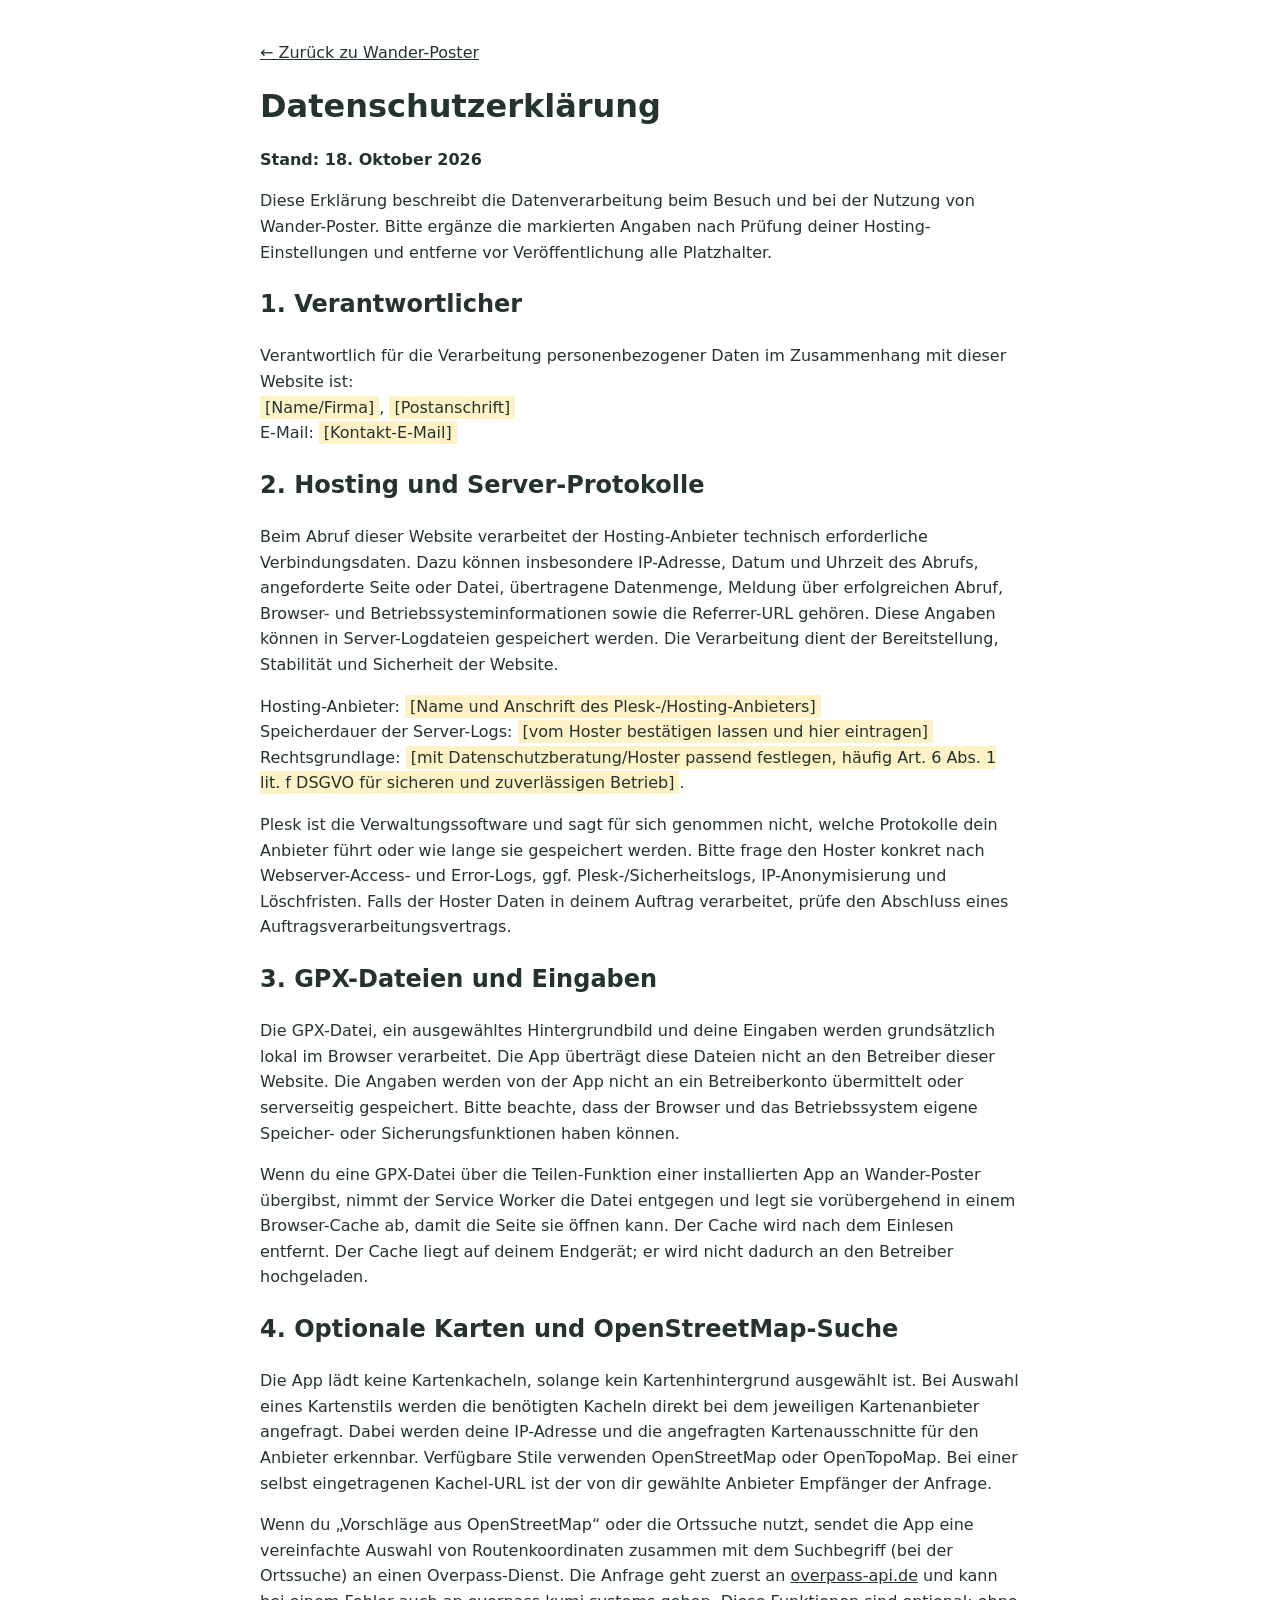
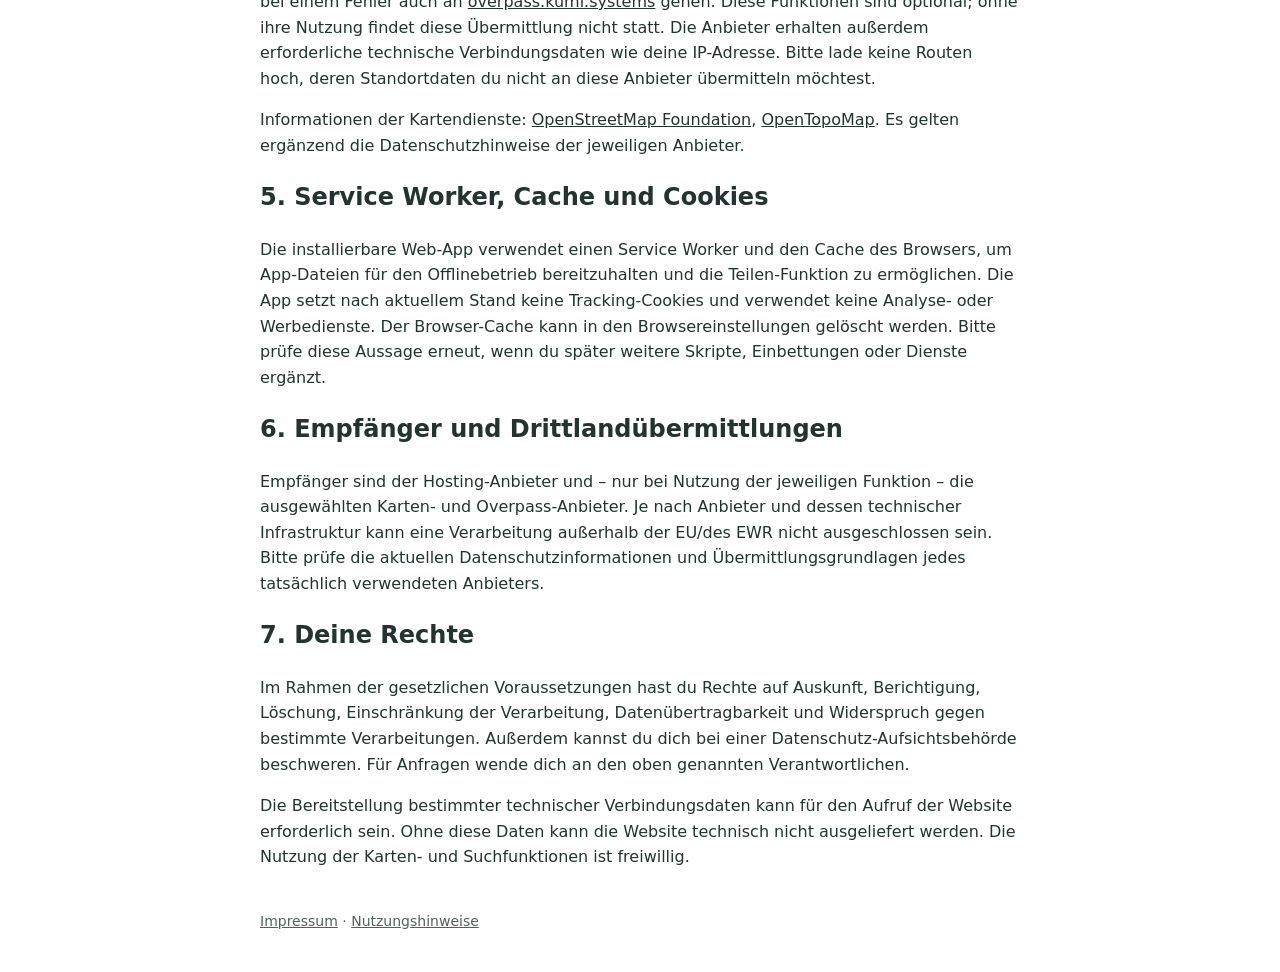
<file: site/datenschutz.html>
<!doctype html>
<html lang="de"><head><meta charset="utf-8"><meta name="viewport" content="width=device-width, initial-scale=1"><meta name="robots" content="noindex, follow"><title>Datenschutzerklärung · Wander-Poster</title><style>body{max-width:760px;margin:40px auto;padding:0 20px;font:16px/1.6 system-ui,sans-serif;color:#24332f}a{color:inherit}h1{line-height:1.2}.placeholder{background:#fff2c6;padding:2px 5px}footer{margin:40px 0;color:#53615c;font-size:14px}</style></head>
<body><p><a href="index.html">← Zurück zu Wander-Poster</a></p><h1>Datenschutzerklärung</h1><p><strong>Stand: 18. Oktober 2026</strong></p>
<p>Diese Erklärung beschreibt die Datenverarbeitung beim Besuch und bei der Nutzung von Wander-Poster. Bitte ergänze die markierten Angaben nach Prüfung deiner Hosting-Einstellungen und entferne vor Veröffentlichung alle Platzhalter.</p>
<h2>1. Verantwortlicher</h2><p>Verantwortlich für die Verarbeitung personenbezogener Daten im Zusammenhang mit dieser Website ist:<br><span class="placeholder">[Name/Firma]</span>, <span class="placeholder">[Postanschrift]</span><br>E-Mail: <span class="placeholder">[Kontakt-E-Mail]</span></p>
<h2>2. Hosting und Server-Protokolle</h2><p>Beim Abruf dieser Website verarbeitet der Hosting-Anbieter technisch erforderliche Verbindungsdaten. Dazu können insbesondere IP-Adresse, Datum und Uhrzeit des Abrufs, angeforderte Seite oder Datei, übertragene Datenmenge, Meldung über erfolgreichen Abruf, Browser- und Betriebssysteminformationen sowie die Referrer-URL gehören. Diese Angaben können in Server-Logdateien gespeichert werden. Die Verarbeitung dient der Bereitstellung, Stabilität und Sicherheit der Website.</p>
<p>Hosting-Anbieter: <span class="placeholder">[Name und Anschrift des Plesk-/Hosting-Anbieters]</span><br>Speicherdauer der Server-Logs: <span class="placeholder">[vom Hoster bestätigen lassen und hier eintragen]</span><br>Rechtsgrundlage: <span class="placeholder">[mit Datenschutzberatung/Hoster passend festlegen, häufig Art. 6 Abs. 1 lit. f DSGVO für sicheren und zuverlässigen Betrieb]</span>.</p>
<p>Plesk ist die Verwaltungssoftware und sagt für sich genommen nicht, welche Protokolle dein Anbieter führt oder wie lange sie gespeichert werden. Bitte frage den Hoster konkret nach Webserver-Access- und Error-Logs, ggf. Plesk-/Sicherheitslogs, IP-Anonymisierung und Löschfristen. Falls der Hoster Daten in deinem Auftrag verarbeitet, prüfe den Abschluss eines Auftragsverarbeitungsvertrags.</p>
<h2>3. GPX-Dateien und Eingaben</h2><p>Die GPX-Datei, ein ausgewähltes Hintergrundbild und deine Eingaben werden grundsätzlich lokal im Browser verarbeitet. Die App überträgt diese Dateien nicht an den Betreiber dieser Website. Die Angaben werden von der App nicht an ein Betreiberkonto übermittelt oder serverseitig gespeichert. Bitte beachte, dass der Browser und das Betriebssystem eigene Speicher- oder Sicherungsfunktionen haben können.</p>
<p>Wenn du eine GPX-Datei über die Teilen-Funktion einer installierten App an Wander-Poster übergibst, nimmt der Service Worker die Datei entgegen und legt sie vorübergehend in einem Browser-Cache ab, damit die Seite sie öffnen kann. Der Cache wird nach dem Einlesen entfernt. Der Cache liegt auf deinem Endgerät; er wird nicht dadurch an den Betreiber hochgeladen.</p>
<h2>4. Optionale Karten und OpenStreetMap-Suche</h2><p>Die App lädt keine Kartenkacheln, solange kein Kartenhintergrund ausgewählt ist. Bei Auswahl eines Kartenstils werden die benötigten Kacheln direkt bei dem jeweiligen Kartenanbieter angefragt. Dabei werden deine IP-Adresse und die angefragten Kartenausschnitte für den Anbieter erkennbar. Verfügbare Stile verwenden OpenStreetMap oder OpenTopoMap. Bei einer selbst eingetragenen Kachel-URL ist der von dir gewählte Anbieter Empfänger der Anfrage.</p>
<p>Wenn du „Vorschläge aus OpenStreetMap“ oder die Ortssuche nutzt, sendet die App eine vereinfachte Auswahl von Routenkoordinaten zusammen mit dem Suchbegriff (bei der Ortssuche) an einen Overpass-Dienst. Die Anfrage geht zuerst an <a href="https://overpass-api.de/">overpass-api.de</a> und kann bei einem Fehler auch an <a href="https://overpass.kumi.systems/">overpass.kumi.systems</a> gehen. Diese Funktionen sind optional; ohne ihre Nutzung findet diese Übermittlung nicht statt. Die Anbieter erhalten außerdem erforderliche technische Verbindungsdaten wie deine IP-Adresse. Bitte lade keine Routen hoch, deren Standortdaten du nicht an diese Anbieter übermitteln möchtest.</p>
<p>Informationen der Kartendienste: <a href="https://osmfoundation.org/wiki/Privacy_Policy">OpenStreetMap Foundation</a>, <a href="https://www.opentopomap.org/about">OpenTopoMap</a>. Es gelten ergänzend die Datenschutzhinweise der jeweiligen Anbieter.</p>
<h2>5. Service Worker, Cache und Cookies</h2><p>Die installierbare Web-App verwendet einen Service Worker und den Cache des Browsers, um App-Dateien für den Offlinebetrieb bereitzuhalten und die Teilen-Funktion zu ermöglichen. Die App setzt nach aktuellem Stand keine Tracking-Cookies und verwendet keine Analyse- oder Werbedienste. Der Browser-Cache kann in den Browsereinstellungen gelöscht werden. Bitte prüfe diese Aussage erneut, wenn du später weitere Skripte, Einbettungen oder Dienste ergänzt.</p>
<h2>6. Empfänger und Drittlandübermittlungen</h2><p>Empfänger sind der Hosting-Anbieter und – nur bei Nutzung der jeweiligen Funktion – die ausgewählten Karten- und Overpass-Anbieter. Je nach Anbieter und dessen technischer Infrastruktur kann eine Verarbeitung außerhalb der EU/des EWR nicht ausgeschlossen sein. Bitte prüfe die aktuellen Datenschutzinformationen und Übermittlungsgrundlagen jedes tatsächlich verwendeten Anbieters.</p>
<h2>7. Deine Rechte</h2><p>Im Rahmen der gesetzlichen Voraussetzungen hast du Rechte auf Auskunft, Berichtigung, Löschung, Einschränkung der Verarbeitung, Datenübertragbarkeit und Widerspruch gegen bestimmte Verarbeitungen. Außerdem kannst du dich bei einer Datenschutz-Aufsichtsbehörde beschweren. Für Anfragen wende dich an den oben genannten Verantwortlichen.</p><p>Die Bereitstellung bestimmter technischer Verbindungsdaten kann für den Aufruf der Website erforderlich sein. Ohne diese Daten kann die Website technisch nicht ausgeliefert werden. Die Nutzung der Karten- und Suchfunktionen ist freiwillig.</p>
<footer><a href="impressum.html">Impressum</a> · <a href="nutzung.html">Nutzungshinweise</a></footer></body></html>
</file>
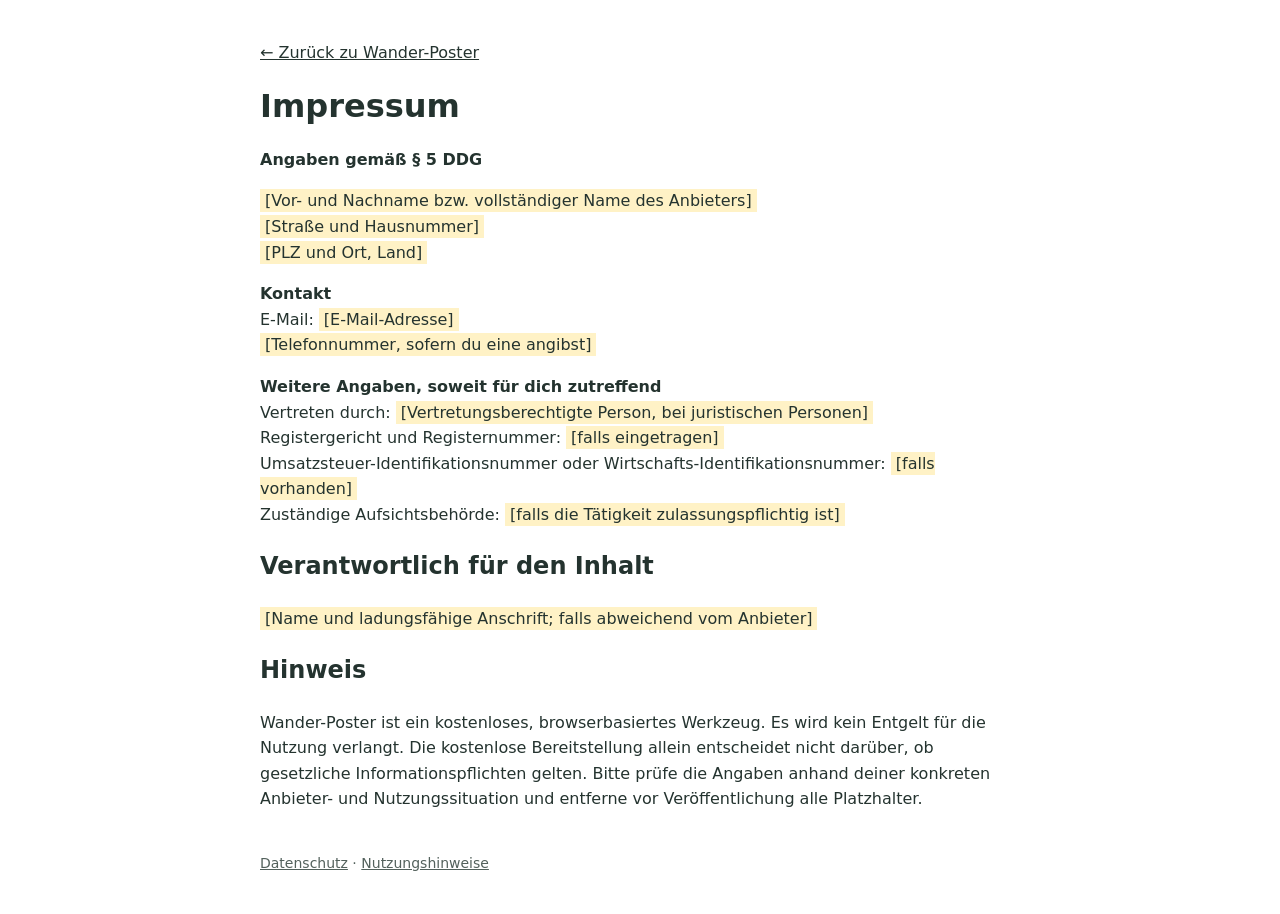
<file: site/impressum.html>
<!doctype html>
<html lang="de"><head><meta charset="utf-8"><meta name="viewport" content="width=device-width, initial-scale=1"><meta name="robots" content="noindex, follow"><title>Impressum · Wander-Poster</title><style>body{max-width:760px;margin:40px auto;padding:0 20px;font:16px/1.6 system-ui,sans-serif;color:#24332f}a{color:inherit}h1{line-height:1.2}.placeholder{background:#fff2c6;padding:2px 5px}footer{margin:40px 0;color:#53615c;font-size:14px}</style></head>
<body><p><a href="index.html">← Zurück zu Wander-Poster</a></p><h1>Impressum</h1>
<p><strong>Angaben gemäß § 5 DDG</strong></p>
<p><span class="placeholder">[Vor- und Nachname bzw. vollständiger Name des Anbieters]</span><br><span class="placeholder">[Straße und Hausnummer]</span><br><span class="placeholder">[PLZ und Ort, Land]</span></p>
<p><strong>Kontakt</strong><br>E-Mail: <span class="placeholder">[E-Mail-Adresse]</span><br><span class="placeholder">[Telefonnummer, sofern du eine angibst]</span></p>
<p><strong>Weitere Angaben, soweit für dich zutreffend</strong><br>Vertreten durch: <span class="placeholder">[Vertretungsberechtigte Person, bei juristischen Personen]</span><br>Registergericht und Registernummer: <span class="placeholder">[falls eingetragen]</span><br>Umsatzsteuer-Identifikationsnummer oder Wirtschafts-Identifikationsnummer: <span class="placeholder">[falls vorhanden]</span><br>Zuständige Aufsichtsbehörde: <span class="placeholder">[falls die Tätigkeit zulassungspflichtig ist]</span></p>
<h2>Verantwortlich für den Inhalt</h2><p><span class="placeholder">[Name und ladungsfähige Anschrift; falls abweichend vom Anbieter]</span></p>
<h2>Hinweis</h2><p>Wander-Poster ist ein kostenloses, browserbasiertes Werkzeug. Es wird kein Entgelt für die Nutzung verlangt. Die kostenlose Bereitstellung allein entscheidet nicht darüber, ob gesetzliche Informationspflichten gelten. Bitte prüfe die Angaben anhand deiner konkreten Anbieter- und Nutzungssituation und entferne vor Veröffentlichung alle Platzhalter.</p>
<footer><a href="datenschutz.html">Datenschutz</a> · <a href="nutzung.html">Nutzungshinweise</a></footer></body></html>
</file>
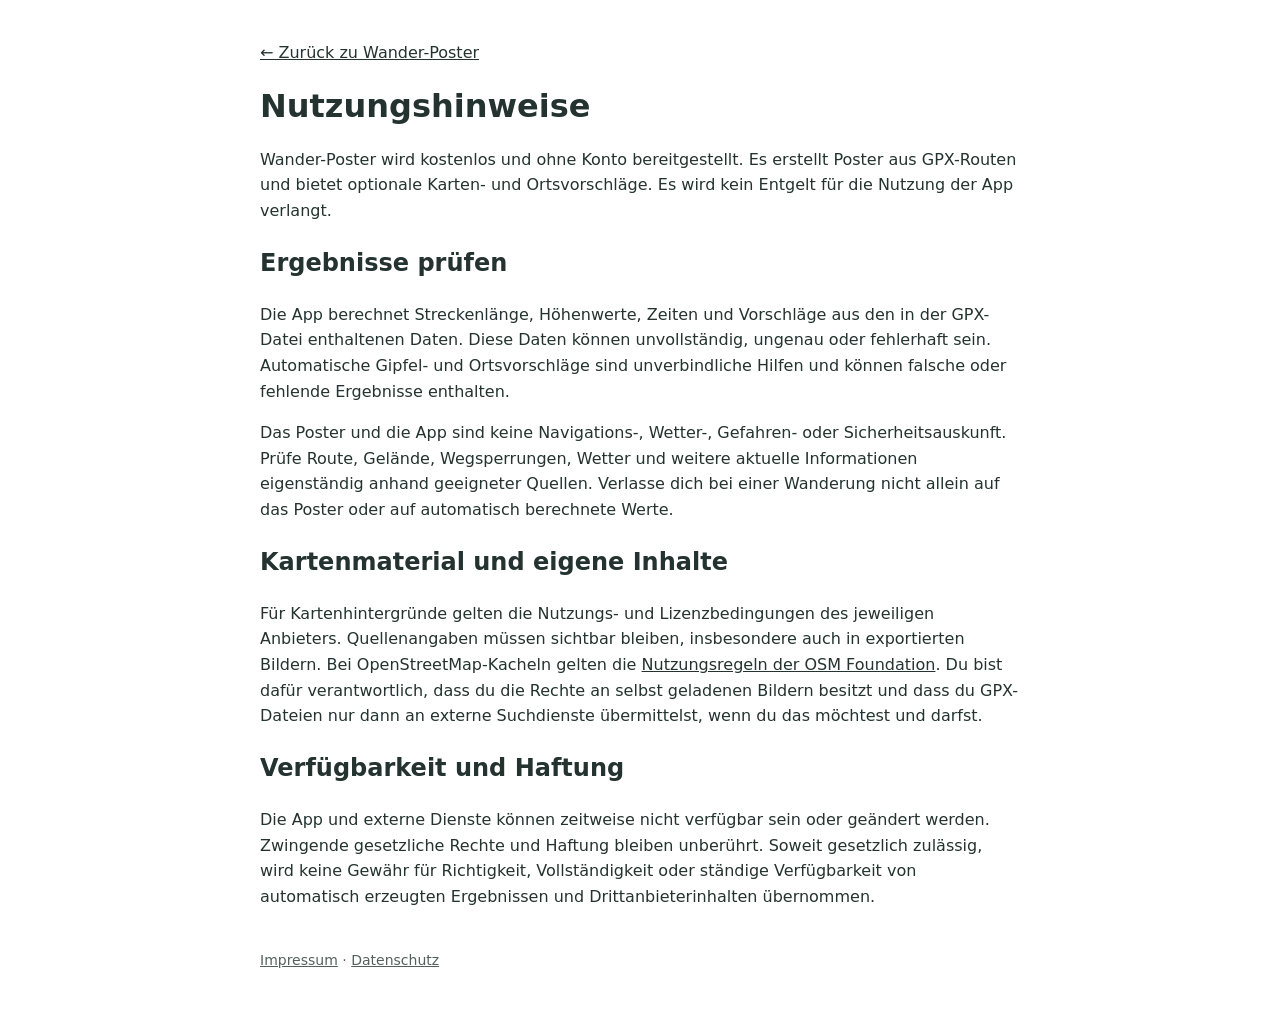
<file: site/nutzung.html>
<!doctype html>
<html lang="de"><head><meta charset="utf-8"><meta name="viewport" content="width=device-width, initial-scale=1"><meta name="robots" content="noindex, follow"><title>Nutzungshinweise · Wander-Poster</title><style>body{max-width:760px;margin:40px auto;padding:0 20px;font:16px/1.6 system-ui,sans-serif;color:#24332f}a{color:inherit}h1{line-height:1.2}footer{margin:40px 0;color:#53615c;font-size:14px}</style></head>
<body><p><a href="index.html">← Zurück zu Wander-Poster</a></p><h1>Nutzungshinweise</h1>
<p>Wander-Poster wird kostenlos und ohne Konto bereitgestellt. Es erstellt Poster aus GPX-Routen und bietet optionale Karten- und Ortsvorschläge. Es wird kein Entgelt für die Nutzung der App verlangt.</p>
<h2>Ergebnisse prüfen</h2><p>Die App berechnet Streckenlänge, Höhenwerte, Zeiten und Vorschläge aus den in der GPX-Datei enthaltenen Daten. Diese Daten können unvollständig, ungenau oder fehlerhaft sein. Automatische Gipfel- und Ortsvorschläge sind unverbindliche Hilfen und können falsche oder fehlende Ergebnisse enthalten.</p>
<p>Das Poster und die App sind keine Navigations-, Wetter-, Gefahren- oder Sicherheitsauskunft. Prüfe Route, Gelände, Wegsperrungen, Wetter und weitere aktuelle Informationen eigenständig anhand geeigneter Quellen. Verlasse dich bei einer Wanderung nicht allein auf das Poster oder auf automatisch berechnete Werte.</p>
<h2>Kartenmaterial und eigene Inhalte</h2><p>Für Kartenhintergründe gelten die Nutzungs- und Lizenzbedingungen des jeweiligen Anbieters. Quellenangaben müssen sichtbar bleiben, insbesondere auch in exportierten Bildern. Bei OpenStreetMap-Kacheln gelten die <a href="https://operations.osmfoundation.org/policies/tiles/">Nutzungsregeln der OSM Foundation</a>. Du bist dafür verantwortlich, dass du die Rechte an selbst geladenen Bildern besitzt und dass du GPX-Dateien nur dann an externe Suchdienste übermittelst, wenn du das möchtest und darfst.</p>
<h2>Verfügbarkeit und Haftung</h2><p>Die App und externe Dienste können zeitweise nicht verfügbar sein oder geändert werden. Zwingende gesetzliche Rechte und Haftung bleiben unberührt. Soweit gesetzlich zulässig, wird keine Gewähr für Richtigkeit, Vollständigkeit oder ständige Verfügbarkeit von automatisch erzeugten Ergebnissen und Drittanbieterinhalten übernommen.</p>
<footer><a href="impressum.html">Impressum</a> · <a href="datenschutz.html">Datenschutz</a></footer></body></html>
</file>
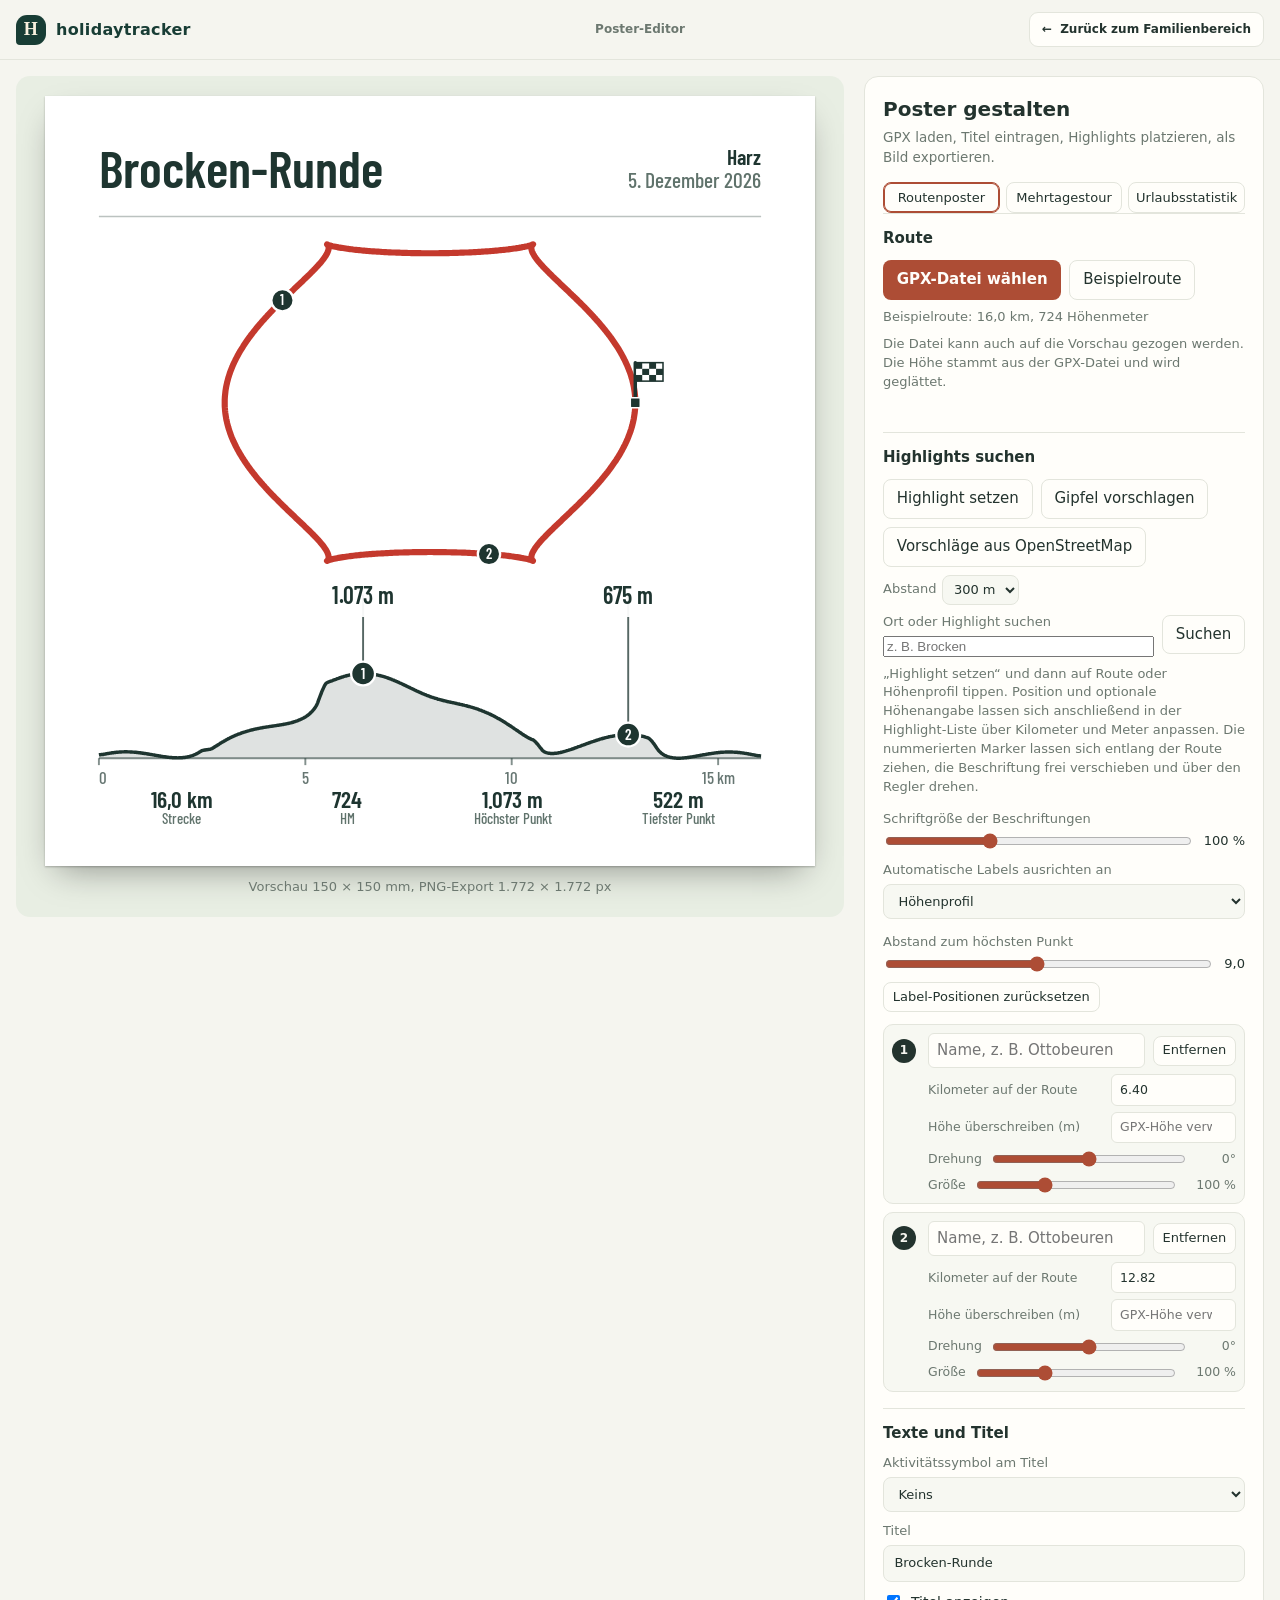
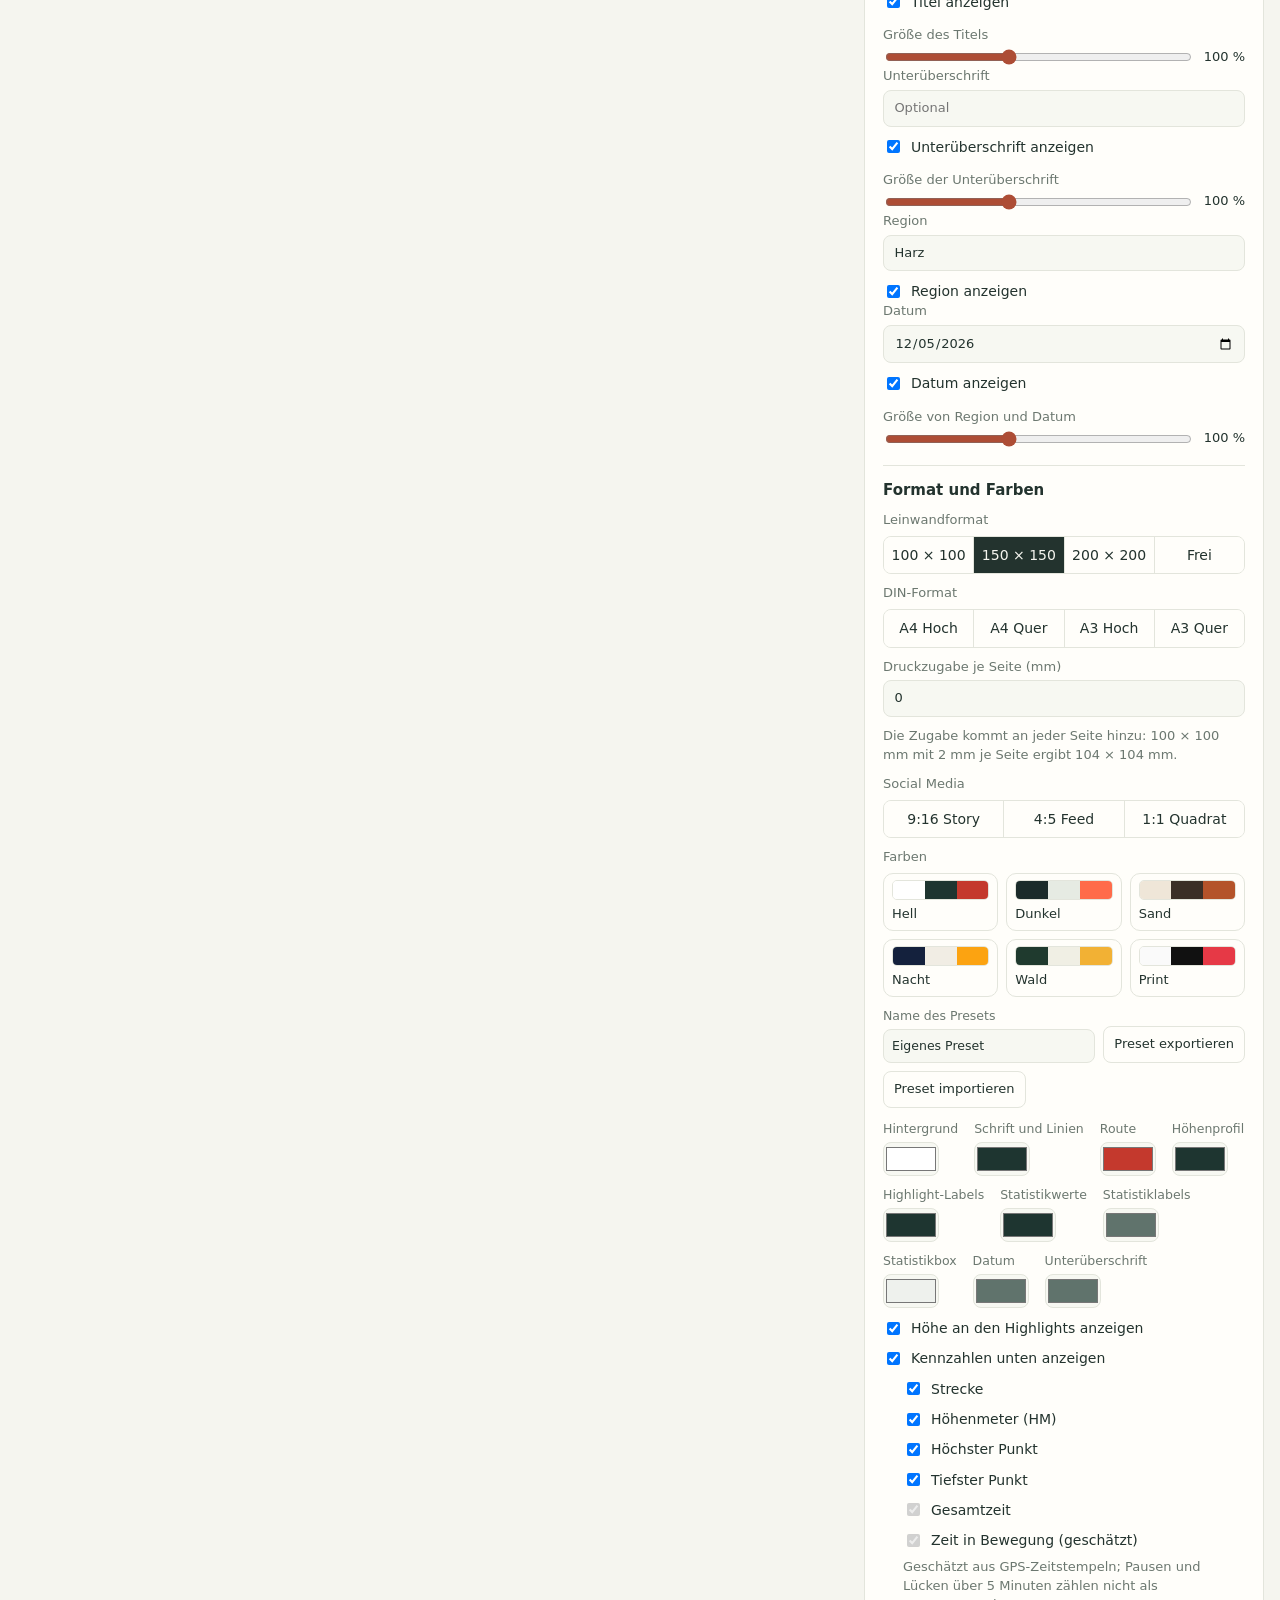
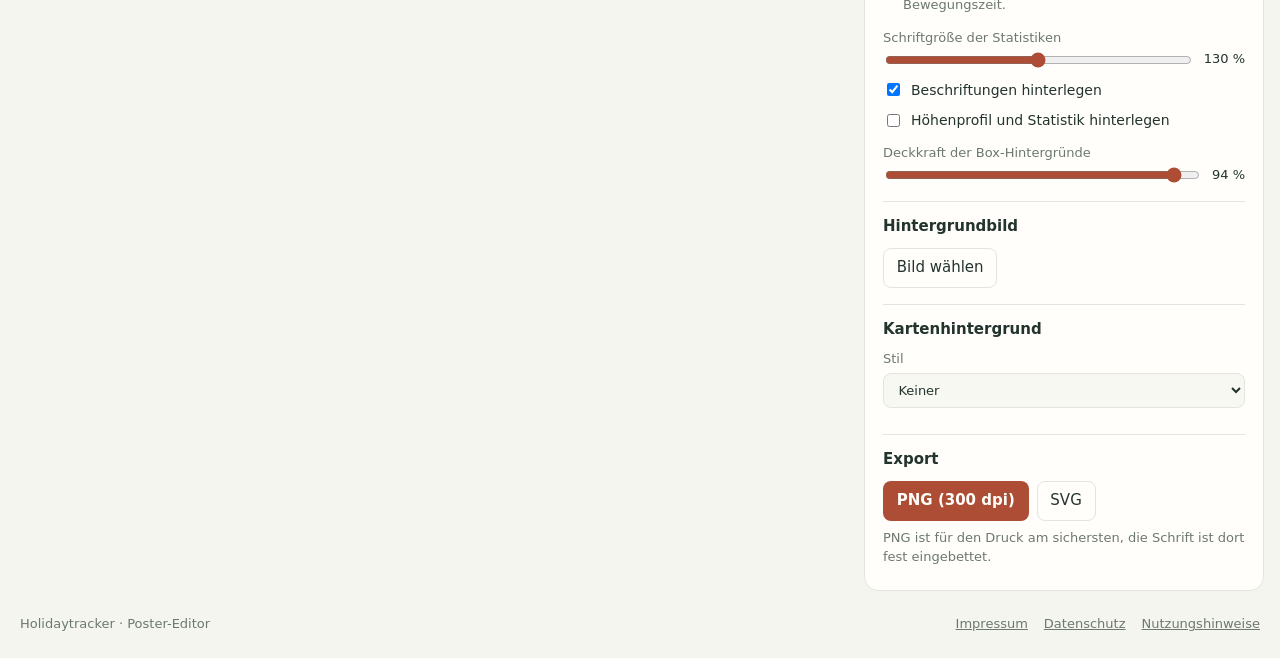
<file: site/poster.html>
<!doctype html>
<html lang="de">
<head>
<meta charset="utf-8">
<meta name="viewport" content="width=device-width, initial-scale=1, viewport-fit=cover">
<title>Holidaytracker · Poster-Editor</title>
<link rel="manifest" href="manifest.webmanifest">
<meta name="theme-color" content="#f5f5ef">
<link rel="icon" href="web-icons/icon-192.png">
<link rel="apple-touch-icon" href="web-icons/apple-touch-icon.png">
<meta name="apple-mobile-web-app-capable" content="yes">
<meta name="mobile-web-app-capable" content="yes">
<meta name="apple-mobile-web-app-title" content="Holidaytracker">
<link rel="stylesheet" href="css/style.css?v=20261022082922">
</head>
<body>
<header class="editor-topbar">
  <a class="editor-brand" href="./" aria-label="Holidaytracker-Startseite">
    <span class="editor-brand-mark" aria-hidden="true">H</span><span>holidaytracker</span>
  </a>
  <span class="editor-tool-name">Poster-Editor</span>
  <a class="editor-back" href="./"><span aria-hidden="true">←</span> Zurück zum Familienbereich</a>
</header>
<div class="app">
  <section class="stage" id="stage" aria-label="Vorschau">
    <div class="poster-wrap">
      <svg id="poster" viewBox="0 0 100 100" xmlns="http://www.w3.org/2000/svg" role="img" aria-label="Poster-Vorschau"></svg>
    </div>
    <p class="caption" id="caption"></p>
  </section>

  <aside class="panel">
    <h1>Poster gestalten</h1>
    <p class="lead" id="lead">GPX laden, Titel eintragen, Highlights platzieren, als Bild exportieren.</p>
    <div class="mode-tabs" role="group" aria-label="Posterart">
      <button class="btn" id="routeMode" type="button" aria-pressed="true">Routenposter</button>
      <button class="btn" id="stagesMode" type="button" aria-pressed="false">Mehrtagestour</button>
      <button class="btn" id="vacationMode" type="button" aria-pressed="false">Urlaubsstatistik</button>
    </div>

    <div class="group" id="routeGroup">
      <h2>Route</h2>
      <div class="row">
        <label class="btn primary" for="file">GPX-Datei wählen</label>
        <input type="file" id="file" hidden>
        <button class="btn" id="demo" type="button">Beispielroute</button>
      </div>
      <p id="tinfo"></p>
      <p class="hint">Die Datei kann auch auf die Vorschau gezogen werden. Die Höhe stammt aus der GPX-Datei und wird geglättet.</p>
      <p id="msg" role="status" aria-live="polite"></p>
    </div>

    <div class="group" id="tracksGroup" hidden>
      <h2 id="tracksHeading">Etappen</h2>
      <div class="row">
        <label class="btn primary" id="vacationFilesLabel" for="vacationFiles">Etappen-GPX laden</label>
        <input type="file" id="vacationFiles" accept=".gpx,application/gpx+xml,application/xml,text/xml" multiple hidden>
        <button class="btn small" id="clearVacation" type="button">Alle entfernen</button>
      </div>
      <p class="hint" id="tracksHint">Je Wandertag eine GPX-Datei laden. Die Etappen werden zusammen dargestellt.</p>
      <p class="hint" id="vacationMsg" role="status" aria-live="polite"></p>
      <div id="vacationList"></div>
    </div>

    <div class="group" id="textGroup">
      <h2>Texte und Titel</h2>
      <label class="field">Aktivitätssymbol am Titel
        <select id="activityLogo"><option value="none">Keins</option><option value="hike">Wandern (hiking)</option><option value="run">Laufen (directions run)</option><option value="bike">Fahrrad (directions bike)</option><option value="kayak">Kajak (kayak)</option><option value="sup">Stand Up Paddle</option><option value="swim">Schwimmen (pool)</option></select>
      </label>
      <label class="field">Titel<input type="text" id="title" autocomplete="off" placeholder="z. B. Brocken"></label>
      <label class="check"><input type="checkbox" id="showTitle" checked> Titel anzeigen</label>
      <div class="slider"><label for="titleFontSize">Größe des Titels</label><input type="range" id="titleFontSize" min="60" max="160" step="5" value="100"><output id="titleFontSizeOut">100 %</output></div>
      <label class="field">Unterüberschrift<input type="text" id="subtitle" autocomplete="off" placeholder="Optional"></label>
      <label class="check"><input type="checkbox" id="showSubtitle" checked> Unterüberschrift anzeigen</label>
      <div class="slider"><label for="subtitleFontSize">Größe der Unterüberschrift</label><input type="range" id="subtitleFontSize" min="60" max="160" step="5" value="100"><output id="subtitleFontSizeOut">100 %</output></div>
      <label class="field" id="regionField">Region<input type="text" id="region" autocomplete="off" placeholder="z. B. Harz"></label>
      <label class="check"><input type="checkbox" id="showRegion" checked> Region anzeigen</label>
      <label class="field" id="dateField">Datum<input type="date" id="date"></label>
      <label class="check" id="showDateRow"><input type="checkbox" id="showDate" checked> Datum anzeigen</label>
      <div class="slider"><label for="metaFontSize">Größe von Region und Datum</label><input type="range" id="metaFontSize" min="60" max="160" step="5" value="100"><output id="metaFontSizeOut">100 %</output></div>
    </div>

    <div class="group" id="vacationGroup" hidden>
      <h2 id="vacationHeading">Statistik</h2>
      <p class="label-line">Kennzahlen im Poster</p>
      <div class="vac-stat-options" id="vacationStatOptions">
        <div class="vac-stat-option" data-vac-stat-item="tours"><span class="vac-drag" draggable="true" title="Ziehen zum Sortieren" aria-label="Touren sortieren">⠿</span><label class="check"><input type="checkbox" data-vac-stat="tours" checked> Touren</label></div>
        <div class="vac-stat-option" data-vac-stat-item="ascent"><span class="vac-drag" draggable="true" title="Ziehen zum Sortieren" aria-label="Höhenmeter sortieren">⠿</span><label class="check"><input type="checkbox" data-vac-stat="ascent" checked> Höhenmeter</label></div>
        <div class="vac-stat-option" data-vac-stat-item="days"><span class="vac-drag" draggable="true" title="Ziehen zum Sortieren" aria-label="Wandertage sortieren">⠿</span><label class="check"><input type="checkbox" data-vac-stat="days" checked> Wandertage</label></div>
        <div class="vac-stat-option" data-vac-stat-item="longest"><span class="vac-drag" draggable="true" title="Ziehen zum Sortieren" aria-label="Längste Tour sortieren">⠿</span><label class="check"><input type="checkbox" data-vac-stat="longest" checked> Längste Tour</label></div>
        <div class="vac-stat-option" data-vac-stat-item="highest"><span class="vac-drag" draggable="true" title="Ziehen zum Sortieren" aria-label="Höchster Punkt sortieren">⠿</span><label class="check"><input type="checkbox" data-vac-stat="highest" checked> Höchster Punkt</label></div>
        <div class="vac-stat-option" data-vac-stat-item="average"><span class="vac-drag" draggable="true" title="Ziehen zum Sortieren" aria-label="Durchschnitt je Tour sortieren">⠿</span><label class="check"><input type="checkbox" data-vac-stat="average" checked> Ø je Tour</label></div>
        <div class="vac-stat-option" data-vac-stat-item="elapsed"><span class="vac-drag" draggable="true" title="Ziehen zum Sortieren" aria-label="Gesamtzeit sortieren">⠿</span><label class="check"><input type="checkbox" data-vac-stat="elapsed" checked> Gesamtzeit</label></div>
        <div class="vac-stat-option" data-vac-stat-item="moving"><span class="vac-drag" draggable="true" title="Ziehen zum Sortieren" aria-label="Bewegungszeit sortieren">⠿</span><label class="check"><input type="checkbox" data-vac-stat="moving" checked> Bewegungszeit</label></div>
      </div>
      <div class="slider">
        <label for="vacTextSize">Textgröße unterhalb der Linie</label>
        <input type="range" id="vacTextSize" min="70" max="160" step="5" value="100">
        <output id="vacTextSizeOut">100 %</output>
      </div>
      <div class="slider">
        <label for="vacLabelSize">Größe der Labels</label>
        <input type="range" id="vacLabelSize" min="70" max="160" step="5" value="100">
        <output id="vacLabelSizeOut">100 %</output>
      </div>
      <div class="slider">
        <label for="vacValueSize">Größe der Kilometerwerte über den Balken</label>
        <input type="range" id="vacValueSize" min="70" max="160" step="5" value="100">
        <output id="vacValueSizeOut">100 %</output>
      </div>
    </div>

    <div class="group" id="customizeGroup">
      <h2>Format und Farben</h2>
      <div id="printOptions">
        <p class="label-line" style="margin-top:0">Leinwandformat</p>
        <div class="seg fmtseg" role="group" aria-label="Leinwandgröße">
          <button type="button" data-fmt="c100" aria-pressed="false">100 × 100</button>
          <button type="button" data-fmt="c150" aria-pressed="true">150 × 150</button>
          <button type="button" data-fmt="c200" aria-pressed="false">200 × 200</button>
          <button type="button" data-fmt="custom" aria-pressed="false">Frei</button>
        </div>
        <p class="label-line">DIN-Format</p>
        <div class="seg fmtseg" role="group" aria-label="DIN-Papierformat">
          <button type="button" data-fmt="a4p" aria-pressed="false">A4 Hoch</button>
          <button type="button" data-fmt="a4l" aria-pressed="false">A4 Quer</button>
          <button type="button" data-fmt="a3p" aria-pressed="false">A3 Hoch</button>
          <button type="button" data-fmt="a3l" aria-pressed="false">A3 Quer</button>
        </div>
        <div class="row" id="customSize" hidden>
          <label class="field" style="flex:1;margin:10px 0 0">Breite (mm)<input type="number" id="customWidth" min="50" max="1000" step="1" value="100"></label>
          <label class="field" style="flex:1;margin:10px 0 0">Höhe (mm)<input type="number" id="customHeight" min="50" max="1000" step="1" value="100"></label>
        </div>
        <label class="field" style="margin-top:10px">Druckzugabe je Seite (mm)<input type="number" id="printBleed" min="0" max="10" step="0.5" value="0"></label>
        <p class="hint">Die Zugabe kommt an jeder Seite hinzu: 100 × 100 mm mit 2 mm je Seite ergibt 104 × 104 mm.</p>
      </div>
      <p class="label-line">Social Media</p>
      <div class="seg fmtseg" role="group" aria-label="Social-Media-Format">
        <button type="button" data-fmt="story" aria-pressed="false">9:16 Story</button>
        <button type="button" data-fmt="feed" aria-pressed="false">4:5 Feed</button>
        <button type="button" data-fmt="sq" aria-pressed="false">1:1 Quadrat</button>
      </div>
      <p class="hint" id="fmtHint"></p>
      <label class="check" id="safeRow" hidden><input type="checkbox" id="optSafe" checked> App-Bereiche der Story einblenden</label>
      <p class="label-line">Farben</p>
      <div class="presets" id="presets" role="group" aria-label="Farbvorlagen"></div>
      <div class="preset-tools">
        <label class="color">Name des Presets<input type="text" id="presetName" value="Eigenes Preset" maxlength="40"></label>
        <button type="button" id="exportPreset">Preset exportieren</button>
        <button type="button" id="importPreset">Preset importieren</button>
        <input type="file" id="presetFile" accept=".json,application/json" hidden>
      </div>
      <p class="hint" id="presetHint" role="status" aria-live="polite"></p>
      <div class="colors">
        <label class="color">Hintergrund<input type="color" id="cBg"></label>
        <label class="color">Schrift und Linien<input type="color" id="cInk"></label>
        <label class="color"><span id="colorRouteLabel">Route</span><input type="color" id="cRoute"></label>
        <label class="color" id="colorStartFlagRow" hidden><span>Startflagge</span><input type="color" id="cStartFlag"></label>
        <label class="color" id="stageLegendColorRow" hidden>Etappenlegende<input type="color" id="cStageLegend"></label>
        <label class="color" id="colorProfileRow"><span>Höhenprofil</span><input type="color" id="cProfile"></label>
        <label class="color" id="colorHighlightRow"><span>Highlight-Labels</span><input type="color" id="cHighlight"></label>
        <label class="color">Statistikwerte<input type="color" id="cStatValue"></label>
        <label class="color">Statistiklabels<input type="color" id="cStatLabel"></label>
        <label class="color">Statistikbox<input type="color" id="cStatsBg"></label>
        <label class="color">Datum<input type="color" id="cDate"></label>
        <label class="color">Unterüberschrift<input type="color" id="cSubtitle"></label>
      </div>
      <label class="check" id="stageFlagsRow" hidden><input type="checkbox" id="showStageFlags" checked> Start- und Zielflaggen anzeigen</label>
      <div class="field" id="stageLegendRow" hidden><label for="stageLegendPosition">Legendenposition</label><select id="stageLegendPosition"><option value="none">Ausblenden</option><option value="top">Oben</option><option value="bottom">Unten</option><option value="left">Links</option><option value="right">Rechts</option></select></div>
      <div class="slider" id="stageLegendSizeRow" hidden><label for="stageLegendFontSize">Legendentextgröße</label><input type="range" id="stageLegendFontSize" min="70" max="160" step="5" value="100"><output id="stageLegendFontSizeOut">100 %</output></div>
      <label class="check" id="stageLegendBackgroundRow" hidden><input type="checkbox" id="stageLegendBackground" checked> Legendenbox anzeigen</label>
      <div class="slider" id="stageLegendOpacityRow" hidden><label for="stageLegendOpacity">Legendenbox-Deckkraft</label><input type="range" id="stageLegendOpacity" min="0" max="100" step="5" value="85"><output id="stageLegendOpacityOut">85 %</output></div>
      <p class="hint" id="contrastHint" style="color:var(--accent)"></p>
      <label class="check" id="optEleRow"><input type="checkbox" id="optEle" checked> Höhe an den Highlights anzeigen</label>
      <label class="check" id="optStatsRow"><input type="checkbox" id="optStats" checked> Kennzahlen unten anzeigen</label>
      <div id="statsOptions" style="margin-left:20px">
        <label class="check"><input type="checkbox" data-stat="distance" checked> Strecke</label>
        <label class="check"><input type="checkbox" data-stat="ascent" checked> Höhenmeter (HM)</label>
        <label class="check"><input type="checkbox" data-stat="max" checked> Höchster Punkt</label>
        <label class="check"><input type="checkbox" data-stat="min" checked> Tiefster Punkt</label>
        <label class="check"><input type="checkbox" data-stat="elapsed" checked> Gesamtzeit</label>
        <label class="check"><input type="checkbox" data-stat="moving" checked> Zeit in Bewegung (geschätzt)</label>
        <p class="hint">Geschätzt aus GPS-Zeitstempeln; Pausen und Lücken über 5 Minuten zählen nicht als Bewegungszeit.</p>
      </div>
      <div class="slider">
        <label for="statsFont">Schriftgröße der Statistiken</label>
        <input type="range" id="statsFont" min="80" max="180" step="5" value="130">
        <output id="statsFontOut">130 %</output>
      </div>
      <label class="check" id="optPlatesRow"><input type="checkbox" id="optPlates" checked> Beschriftungen hinterlegen</label>
      <label class="check" id="profilePlateRow"><input type="checkbox" id="profilePlate"> Höhenprofil und Statistik hinterlegen</label>
      <div class="slider" id="plateOpacityRow">
        <label for="plateOpacity">Deckkraft der Box-Hintergründe</label>
        <input type="range" id="plateOpacity" min="0" max="100" step="1" value="94">
        <output id="plateOpacityOut">94 %</output>
      </div>
    </div>

    <div class="group" id="backgroundGroup">
      <h2>Hintergrundbild</h2>
      <div class="row">
        <label class="btn" for="bgFile">Bild wählen</label>
        <input type="file" id="bgFile" accept="image/*" hidden>
        <button class="btn small" id="bgRemove" type="button" hidden>Entfernen</button>
      </div>
      <div id="bgCtl" hidden>
        <div class="slider">
          <label for="bgT">Transparenz</label>
          <input type="range" id="bgT" min="0" max="95" value="65">
          <output id="bgTOut">65 %</output>
        </div>
        <div class="slider">
          <label for="bgS">Zoom</label>
          <input type="range" id="bgS" min="50" max="400" value="100">
          <output id="bgSOut">100 %</output>
        </div>
        <div class="row" style="margin-top:10px">
          <button class="btn" id="bgPos" type="button" aria-pressed="false">Bild positionieren</button>
          <button class="btn" id="bgFit" type="button">Einpassen</button>
          <button class="btn" id="bgCrop" type="button">Auf Format zuschneiden</button>
          <button class="btn" id="bgOrig" type="button" hidden>Original</button>
        </div>
        <p class="hint">Positionieren: Bild auf der Vorschau ziehen, mit Mausrad oder Zoom-Regler skalieren. „Einpassen“ füllt das Format, „Zuschneiden“ behält nur den sichtbaren Ausschnitt.</p>
      </div>
    </div>

    <div class="group" id="mapGroup">
      <h2>Kartenhintergrund</h2>
      <label class="field">Stil
        <select id="mapStyle">
          <option value="none">Keiner</option>
          <option value="topo">Topo (OpenTopoMap)</option>
          <option value="osm">Standard (OpenStreetMap)</option>
          <option value="custom">Eigene Kachel-URL …</option>
        </select>
      </label>
      <div id="mapCtl" hidden>
        <div class="row" style="margin:8px 0">
          <button class="btn small" id="mapPos" type="button" aria-pressed="false">Karte positionieren</button>
          <button class="btn small" id="mapFit" type="button">Ansicht zurücksetzen</button>
        </div>
        <div class="slider">
          <label for="mapZoom">Kartenzoom</label>
          <input type="range" id="mapZoom" min="65" max="250" step="1" value="100">
          <output id="mapZoomOut">100 %</output>
        </div>
        <p class="hint">Im Poster ziehen, um Karte und Route zu verschieben. Mausrad oder Zoomregler ändert den Ausschnitt.</p>
        <div id="mapCustom" hidden>
          <label class="field">Kachel-URL<input type="text" id="mapUrl" placeholder="https://…/{z}/{x}/{y}.png" autocomplete="off"></label>
          <label class="field">Quellenangabe<input type="text" id="mapAttrText" placeholder="© Anbieter, © OpenStreetMap-Mitwirkende" autocomplete="off"></label>
        </div>
        <div class="slider">
          <label for="mapOp">Deckkraft</label>
          <input type="range" id="mapOp" min="10" max="100" value="70">
          <output id="mapOpOut">70 %</output>
        </div>
        <label class="check"><input type="checkbox" id="mapGray"> Graustufen</label>
        <label class="field" style="margin-top:10px">Ausdehnung
          <select id="mapExt"><option value="box">Nur Kartenbereich</option><option value="all">Ganzes Poster</option></select>
        </label>
        <label class="check"><input type="checkbox" id="mapAttr" checked> Quellenangabe auf dem Poster</label>
        <p class="hint" id="mapAttrHint"></p>
        <p class="hint" id="mapStatus"></p>
      </div>
    </div>

    <div class="group" id="highlightsGroup">
      <h2>Highlights suchen</h2>
      <div class="row">
        <button class="btn" id="addHl" type="button" aria-pressed="false">Highlight setzen</button>
        <button class="btn" id="peaks" type="button">Gipfel vorschlagen</button>
      </div>
      <div class="row" style="margin-top:8px">
        <button class="btn" id="osm" type="button">Vorschläge aus OpenStreetMap</button>
        <label class="inline">Abstand
          <select id="osmR"><option value="100">100 m</option><option value="200">200 m</option><option value="300" selected>300 m</option><option value="500">500 m</option></select>
        </label>
      </div>
      <div class="row" style="margin-top:8px">
        <label class="field" style="flex:1;margin:0">Ort oder Highlight suchen
          <input type="search" id="osmSearch" placeholder="z. B. Brocken" autocomplete="off">
        </label>
        <button class="btn" id="osmSearchBtn" type="button">Suchen</button>
      </div>
      <div id="osmbox" hidden>
        <div id="osmlist"></div>
        <button class="btn primary small" id="osmAdd" type="button" style="margin-top:8px">Auswahl übernehmen</button>
      </div>
      <p class="hint">„Highlight setzen“ und dann auf Route oder Höhenprofil tippen. Position und optionale Höhenangabe lassen sich anschließend in der Highlight-Liste über Kilometer und Meter anpassen. Die nummerierten Marker lassen sich entlang der Route ziehen, die Beschriftung frei verschieben und über den Regler drehen.</p>
      <div class="slider">
        <label for="hlFont">Schriftgröße der Beschriftungen</label>
        <input type="range" id="hlFont" min="70" max="160" step="5" value="100">
        <output id="hlFontOut">100 %</output>
      </div>
      <label class="field" style="margin-top:10px">Automatische Labels ausrichten an
        <select id="labelMode"><option value="profile">Höhenprofil</option><option value="route">Route</option></select>
      </label>
      <div class="slider">
        <label for="gap" id="gapLabel">Abstand zum höchsten Punkt</label>
        <input type="range" id="gap" min="3" max="16" step="0.5" value="9">
        <output id="gapOut">9,0</output>
      </div>
      <p class="hint" id="ovl" style="color:var(--accent)"></p>
      <button class="btn small" id="resetPos" type="button">Label-Positionen zurücksetzen</button>
      <div id="hlist"></div>
    </div>

    <div class="group" id="exportGroup">
      <h2>Export</h2>
      <div class="row">
        <button class="btn primary" id="expPng" type="button">PNG (300 dpi)</button>
        <button class="btn" id="expSvg" type="button">SVG</button>
        <button class="btn" id="shareBtn" type="button" hidden>Teilen …</button>
      </div>
      <p class="hint">PNG ist für den Druck am sichersten, die Schrift ist dort fest eingebettet.</p>
    </div>
  </aside>
</div>
<footer class="site-footer">
  <span>Holidaytracker · Poster-Editor</span>
  <nav aria-label="Rechtliche Informationen">
    <a href="impressum.html">Impressum</a>
    <a href="datenschutz.html">Datenschutz</a>
    <a href="nutzung.html">Nutzungshinweise</a>
  </nav>
</footer>















<script src="js/00-fonts.js?v=20261022082922"></script>
<script src="js/10-core.js?v=20261022082922"></script>
<script src="js/20-track.js?v=20261022082922"></script>
<script src="js/30-geometry.js?v=20261022082922"></script>
<script src="js/31-render.js?v=20261022082922"></script>
<script src="js/40-highlights.js?v=20261022082922"></script>
<script src="js/50-osm.js?v=20261022082922"></script>
<script src="js/55-vacation.js?v=20261022082922"></script>
<script src="js/56-vacation-source.js?v=3"></script>
<script src="js/60-background.js?v=20261022082922"></script>
<script src="js/61-map.js?v=20261022082922"></script>
<script src="js/70-interaction.js?v=20261022082922"></script>
<script src="js/80-controls.js?v=20261022082922"></script>
<script src="js/90-export.js?v=20261022082922"></script>
<script src="js/98-start.js?v=20261022082922"></script>
<script src="js/99-pwa.js?v=20261022082922"></script>
</body>
</html>
</file>
<file: site/css/style.css>
:root{
  --bg:#f2f4f0; --panel:#ffffff; --line:#d6dcd3; --text:#1b2a26; --muted:#5b6a64;
  --accent:#b8321f; --on-accent:#ffffff; --stage:#dfe4dc; --field:#f6f8f4;
  color-scheme: light dark;
  box-sizing:border-box;
  padding-top:env(safe-area-inset-top,0px);
  padding-bottom:env(safe-area-inset-bottom,0px);
}
@media (prefers-color-scheme: dark){
  :root:not([data-theme="light"]){
    --bg:#0f1715; --panel:#18221f; --line:#2b3a35; --text:#e3eae5; --muted:#8fa19a;
    --accent:#ff6b4a; --on-accent:#1c0d08; --stage:#0b1210; --field:#111a17;
  }
}
:root[data-theme="dark"]{
  --bg:#0f1715; --panel:#18221f; --line:#2b3a35; --text:#e3eae5; --muted:#8fa19a;
  --accent:#ff6b4a; --on-accent:#1c0d08; --stage:#0b1210; --field:#111a17;
}
html{scroll-padding-top:env(safe-area-inset-top,0px);height:100%}
*,*::before,*::after{box-sizing:inherit}
body{margin:0;background:var(--bg);color:var(--text);font:15px/1.45 system-ui,-apple-system,"Segoe UI",Roboto,sans-serif;min-height:100%}

.app{display:grid;grid-template-columns:minmax(0,1fr) 400px;gap:20px;padding:16px;max-width:1280px;margin:0 auto}
.stage{position:sticky;top:16px;align-self:start;background:var(--stage);border-radius:14px;padding:20px;display:flex;flex-direction:column;align-items:center;gap:12px}
.poster-wrap{--ratio:1;width:min(100%, calc((100vh - 130px) * var(--ratio)));aspect-ratio:var(--ratio)}
#poster{display:block;width:100%;height:100%;box-shadow:0 1px 2px rgba(0,0,0,.25),0 14px 34px -12px rgba(0,0,0,.4)}
#poster.adding{cursor:crosshair}
#poster [data-drag]{cursor:grab;touch-action:none;pointer-events:all}
#poster.dragging [data-drag]{cursor:grabbing}
.caption{margin:0;color:var(--muted);font-size:13px;text-align:center}
.site-footer{max-width:1280px;margin:0 auto;padding:8px 20px 24px;display:flex;justify-content:space-between;gap:12px;flex-wrap:wrap;color:var(--muted);font-size:13px}
.site-footer nav{display:flex;gap:16px;flex-wrap:wrap}
.site-footer a{color:inherit}
.stage.drop{outline:2px dashed var(--accent);outline-offset:-8px}

.panel{display:flex;flex-direction:column;background:var(--panel);border:1px solid var(--line);border-radius:14px;padding:18px 18px 8px}
.panel>.group{order:5}
.panel>#routeGroup{order:1}
.panel>#tracksGroup{order:2}
.panel>#highlightsGroup{order:3}
.panel>#textGroup{order:4}
.panel>#customizeGroup{order:5}
.panel>#vacationGroup{order:6}
.panel>#backgroundGroup{order:7}
.panel>#mapGroup{order:8}
.panel>#exportGroup{order:9}
.panel h1{font-size:20px;margin:0 0 4px;font-weight:650}
.panel .lead{margin:0 0 6px;color:var(--muted);font-size:13.5px}
.mode-tabs{display:grid;grid-template-columns:repeat(3,minmax(0,1fr));gap:6px;margin:8px 0 0}
.mode-tabs .btn{min-width:0;padding:.45rem .35rem;font-size:13px;line-height:1.2;white-space:normal}
.mode-tabs .btn[aria-pressed="true"]{border-color:var(--accent);box-shadow:inset 0 0 0 1px var(--accent)}
.group{border-top:1px solid var(--line);padding:14px 0 16px}
.group:first-of-type{border-top:0}
.group h2{font-size:15px;margin:0 0 10px;font-weight:650}
.row{display:flex;flex-wrap:wrap;gap:8px;align-items:center}
.field{display:flex;flex-direction:column;gap:4px;margin-bottom:10px;font-size:13px;color:var(--muted)}
.field input[type=text],.field input[type=date],.field input[type=number]{font:inherit;color:var(--text);background:var(--field);border:1px solid var(--line);border-radius:8px;padding:.5rem .65rem;width:100%;min-width:0}
.field input:focus-visible,.btn:focus-visible,.seg button:focus-visible,.hl-card input:focus-visible,input[type=range]:focus-visible{outline:2px solid var(--accent);outline-offset:2px}
.btn{font:inherit;color:var(--text);background:var(--panel);border:1px solid var(--line);border-radius:8px;padding:.5rem .8rem;cursor:pointer}
.btn:hover{border-color:var(--muted)}
.btn.primary{background:var(--accent);color:var(--on-accent);border-color:transparent;font-weight:600}
.btn[aria-pressed="true"]{border-color:var(--accent);box-shadow:inset 0 0 0 1px var(--accent)}
.btn.small{padding:.3rem .55rem;font-size:13px}
.seg{display:inline-flex;border:1px solid var(--line);border-radius:8px;overflow:hidden}
.seg button{font:inherit;font-size:14px;color:var(--text);background:var(--panel);border:0;padding:.5rem .8rem;cursor:pointer}
.seg button+button{border-left:1px solid var(--line)}
.seg button[aria-pressed="true"]{background:var(--text);color:var(--bg)}
.fmtseg{display:flex;width:100%}
.fmtseg button{flex:1;min-width:0;padding-left:.45rem;padding-right:.45rem;white-space:nowrap}
.label-line{font-size:13px;color:var(--muted);margin:10px 0 6px}
.check{display:flex;gap:8px;align-items:center;font-size:14px;margin-top:10px}
.hint{color:var(--muted);font-size:13px;margin:8px 0 0}
#msg{min-height:1.3em;font-size:13px;color:var(--accent);margin:8px 0 0}
#tinfo{color:var(--muted);font-size:13px;margin:8px 0 0}

#hlist{display:flex;flex-direction:column;gap:8px;margin-top:12px}
#vacationList{display:flex;flex-direction:column;gap:7px;margin-top:10px}
.vac-stat-options{display:flex;flex-direction:column;gap:3px}
.vac-stat-option{display:grid;grid-template-columns:24px 1fr;align-items:center;border-radius:6px}
.vac-stat-option .check{margin-top:0}
.vac-drag{display:grid;place-items:center;height:28px;color:var(--muted);cursor:grab;user-select:none;touch-action:none}
.vac-drag:active{cursor:grabbing}
.vac-stat-option.drag-over{outline:1px dashed var(--accent);background:var(--field)}
.vac-stat-option.dragging{opacity:.45}
.vac-item{display:flex;gap:8px;align-items:center;justify-content:space-between;border:1px solid var(--line);border-radius:9px;padding:7px 8px;background:var(--field)}
.vac-file{display:flex;gap:8px;align-items:flex-start;min-width:0;flex:1 1 auto;font-size:13px}
.vac-file input{margin-top:4px;accent-color:var(--accent)}
.vac-file-info{display:flex;flex-direction:column;min-width:0;overflow-wrap:anywhere}
.vac-file-info small{color:var(--muted);font-size:12px}
.vac-stage-color{width:38px;height:30px;flex:0 0 38px;padding:2px;border:1px solid var(--line);border-radius:6px;background:var(--panel);cursor:pointer}
.vac-stage-name{box-sizing:border-box;width:110px;min-width:70px;flex:0 1 110px;padding:.4rem .5rem;border:1px solid var(--line);border-radius:6px;background:var(--panel);color:var(--text);font:inherit;font-size:12px}
.vac-stage-name:focus-visible{outline:2px solid var(--accent);outline-offset:1px}
.hl-card{display:grid;grid-template-columns:28px 1fr auto;gap:6px 8px;align-items:center;border:1px solid var(--line);border-radius:10px;padding:8px;background:var(--field)}
.badge{width:24px;height:24px;border-radius:50%;background:var(--text);color:var(--bg);display:grid;place-items:center;font-size:12px;font-weight:650}
.hl-card input[type=text]{font:inherit;color:var(--text);background:var(--panel);border:1px solid var(--line);border-radius:6px;padding:.35rem .5rem;min-width:0}
.hl-card .hl-number{grid-column:2 / 4;display:flex;align-items:center;justify-content:space-between;gap:8px;font-size:12.5px;color:var(--muted)}
.hl-card .hl-number input{box-sizing:border-box;width:125px;max-width:48%;font:inherit;color:var(--text);background:var(--panel);border:1px solid var(--line);border-radius:6px;padding:.35rem .5rem}
.hl-card .rot,.hl-card .size{grid-column:2 / 4;display:flex;gap:8px;align-items:center;font-size:12.5px;color:var(--muted)}
.hl-card .rot input,.hl-card .size input{flex:1;min-width:0;accent-color:var(--accent)}
.hl-card .rot output,.hl-card .size output{text-align:right;font-variant-numeric:tabular-nums}
.hl-card .rot output{width:3.2em}
.hl-card .size output{width:4em}


.inline{display:inline-flex;gap:6px;align-items:center;font-size:13px;color:var(--muted)}
.inline select{font:inherit;color:var(--text);background:var(--field);border:1px solid var(--line);border-radius:8px;padding:.35rem .4rem}
#osmbox{margin-top:10px}
#osmlist{max-height:260px;overflow:auto;border:1px solid var(--line);border-radius:10px;background:var(--field)}
.cand{display:flex;gap:8px;align-items:flex-start;padding:7px 9px;border-top:1px solid var(--line);cursor:pointer;font-size:14px}
.cand:first-child{border-top:0}
.cand span{display:flex;flex-direction:column;min-width:0}
.cand small{color:var(--muted);font-size:12px}

.slider{display:grid;grid-template-columns:1fr auto;gap:2px 10px;align-items:center;margin-top:14px;font-size:13px;color:var(--muted)}
.slider input{grid-column:1;accent-color:var(--accent);min-width:0}
.slider output{grid-column:2;font-variant-numeric:tabular-nums;color:var(--text)}
.slider label{grid-column:1 / 3}

.presets{display:grid;grid-template-columns:repeat(3,minmax(0,1fr));gap:8px}
.preset{font:inherit;font-size:13px;color:var(--text);background:var(--panel);border:1px solid var(--line);border-radius:10px;padding:6px 8px;cursor:pointer;display:flex;flex-direction:column;gap:5px;align-items:flex-start}
.preset[aria-pressed="true"]{border-color:var(--accent);box-shadow:inset 0 0 0 1px var(--accent)}
.preset .sw{display:flex;width:100%;height:20px;border-radius:5px;overflow:hidden;border:1px solid var(--line)}
.preset .sw i{flex:1}
.preset-tools{display:flex;align-items:flex-end;flex-wrap:wrap;gap:8px;margin-top:10px}
.preset-tools .color{flex:1 1 170px;min-width:150px}
.preset-tools .color input{box-sizing:border-box;width:100%;height:34px;padding:6px 8px;color:var(--text);font:inherit;cursor:text}
.preset-tools button{font:inherit;font-size:13px;color:var(--text);background:var(--panel);border:1px solid var(--line);border-radius:8px;padding:8px 10px;cursor:pointer}
#presetHint:empty{display:none}
.colors{display:flex;flex-wrap:wrap;gap:10px 16px;margin-top:12px}
.color{display:flex;flex-direction:column;gap:4px;font-size:12.5px;color:var(--muted)}
.color input{width:56px;height:34px;padding:0;border:1px solid var(--line);border-radius:8px;background:var(--field);cursor:pointer}

[hidden]{display:none !important}
#poster.posing{touch-action:none;cursor:move}
#poster.map-posing{touch-action:none;cursor:grab}
#poster.map-posing.dragging{cursor:grabbing}

.field select{font:inherit;color:var(--text);background:var(--field);border:1px solid var(--line);border-radius:8px;padding:.5rem .65rem;width:100%;min-width:0}
.field select:focus-visible{outline:2px solid var(--accent);outline-offset:2px}

@media (max-width: 860px){
  .app{grid-template-columns:minmax(0,1fr);padding:10px;gap:12px}
  .stage{top:env(safe-area-inset-top,0px);z-index:5;padding:10px;border-radius:12px}
  .poster-wrap{width:min(100%, calc(46vh * var(--ratio)))}
  .caption{font-size:12px}
}

#shareBtn[hidden]{display:none}

/* Holidaytracker editor shell */
:root,
:root:not([data-theme="light"]),
:root[data-theme="dark"]{
  --bg:#f5f5ef;--panel:#fffefa;--line:#e3e5dc;--text:#23332e;--muted:#6c7870;
  --accent:#ad4d35;--on-accent:#fffefa;--stage:#e8eee3;--field:#f7f8f2;
  color-scheme:light;
}
.editor-topbar{position:sticky;top:0;z-index:20;display:grid;grid-template-columns:1fr auto 1fr;align-items:center;gap:14px;max-width:1280px;margin:0 auto;padding:12px 16px;background:var(--bg);border-bottom:1px solid var(--line)}
.editor-brand{display:inline-flex;align-items:center;gap:10px;width:max-content;color:#183d35;text-decoration:none;font-size:16px;font-weight:700;letter-spacing:.02em}
.editor-brand-mark{display:grid;place-items:center;width:30px;height:30px;border-radius:11px 11px 11px 4px;background:#183d35;color:#f9f1df;font:600 18px Georgia,serif}
.editor-tool-name{color:var(--muted);font-size:12px;font-weight:600}
.editor-back{justify-self:end;display:inline-flex;align-items:center;gap:8px;padding:8px 12px;border:1px solid var(--line);border-radius:9px;background:var(--panel);color:var(--text);text-decoration:none;font-size:12px;font-weight:650;transition:border-color .15s,color .15s}
.editor-back:hover{border-color:var(--accent);color:var(--accent)}
.stage{top:76px}
@media(max-width:860px){.editor-topbar{grid-template-columns:1fr auto;padding:10px 12px}.editor-tool-name{display:none}.stage{top:60px}}
@media(max-width:420px){.editor-brand{font-size:14px}.editor-brand-mark{width:27px;height:27px}.editor-back{gap:5px;padding:7px 9px;font-size:11px}}
.vacation-card-actions a{text-decoration:none}
.vac-item{flex-wrap:wrap}
.vac-file{flex:1 1 100%}
.vac-route-poster,.vac-item>.btn.small{flex:0 0 auto;white-space:nowrap}
</file>
